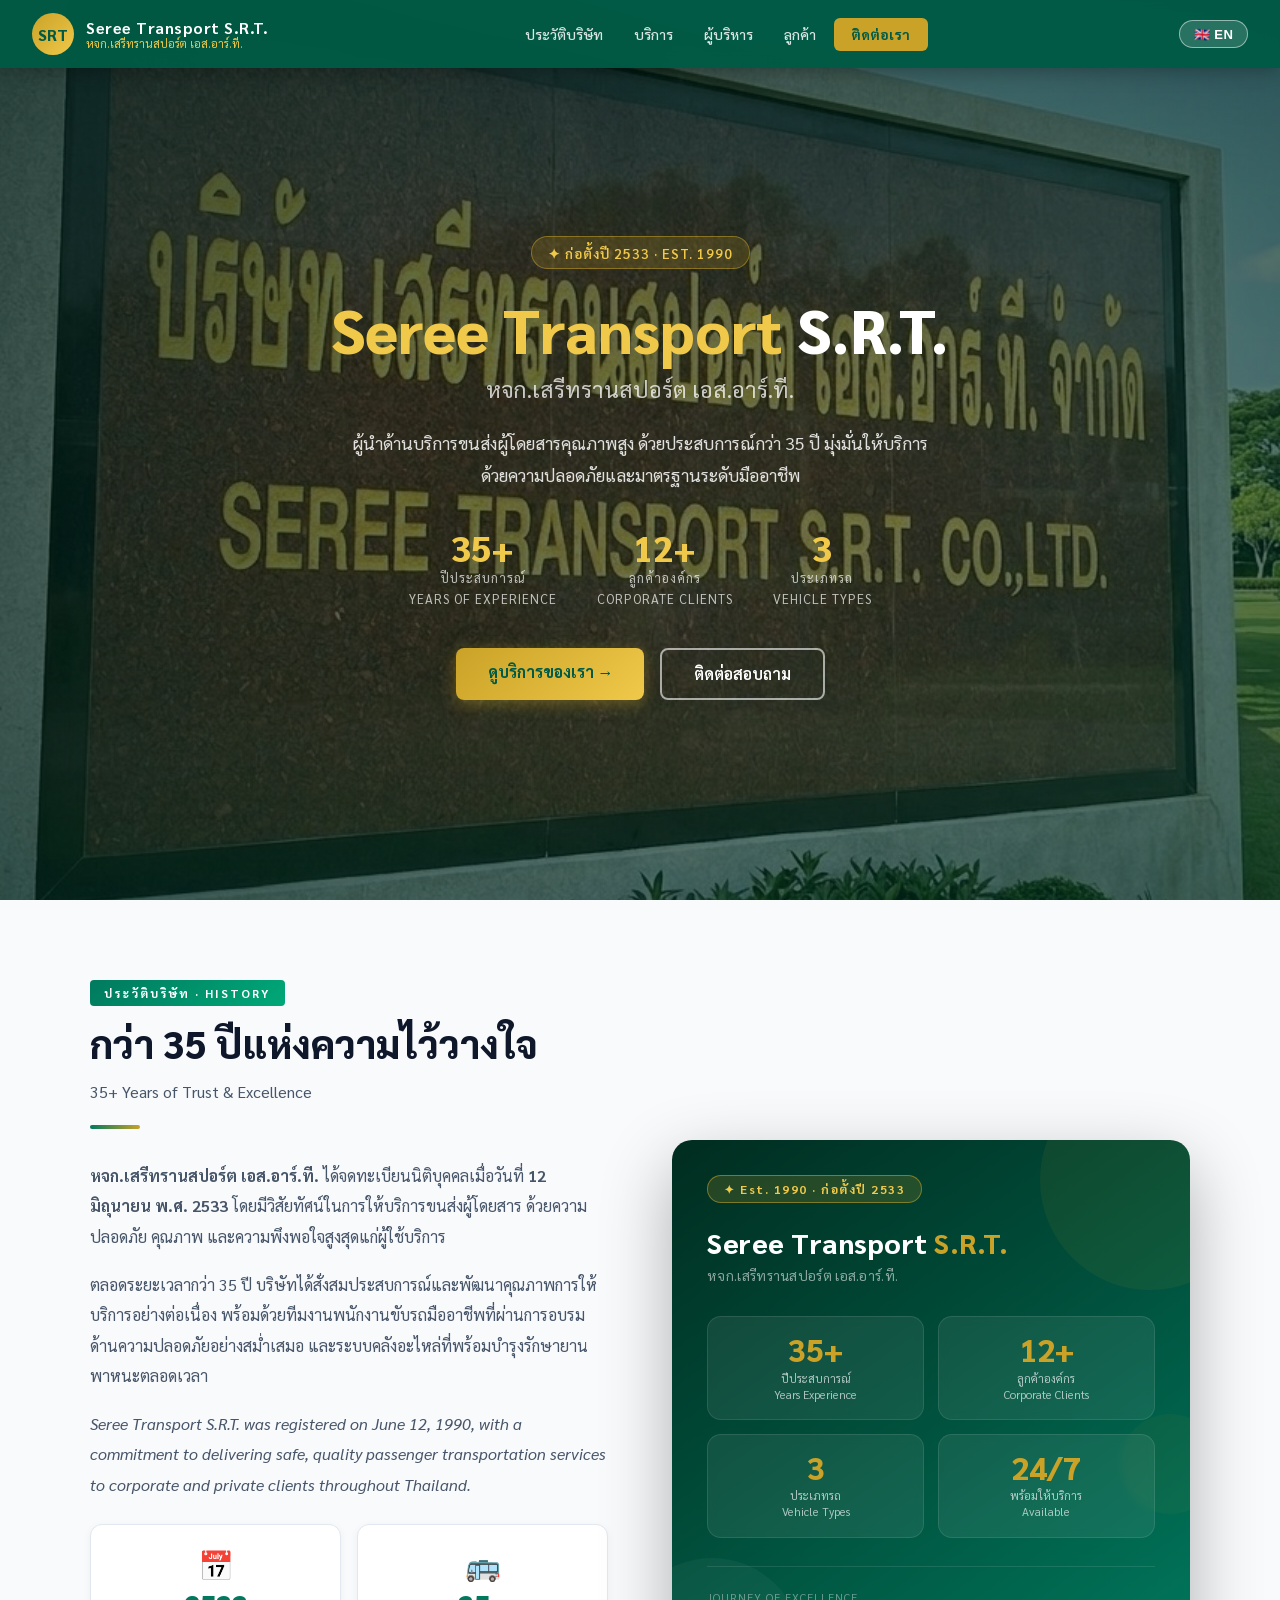
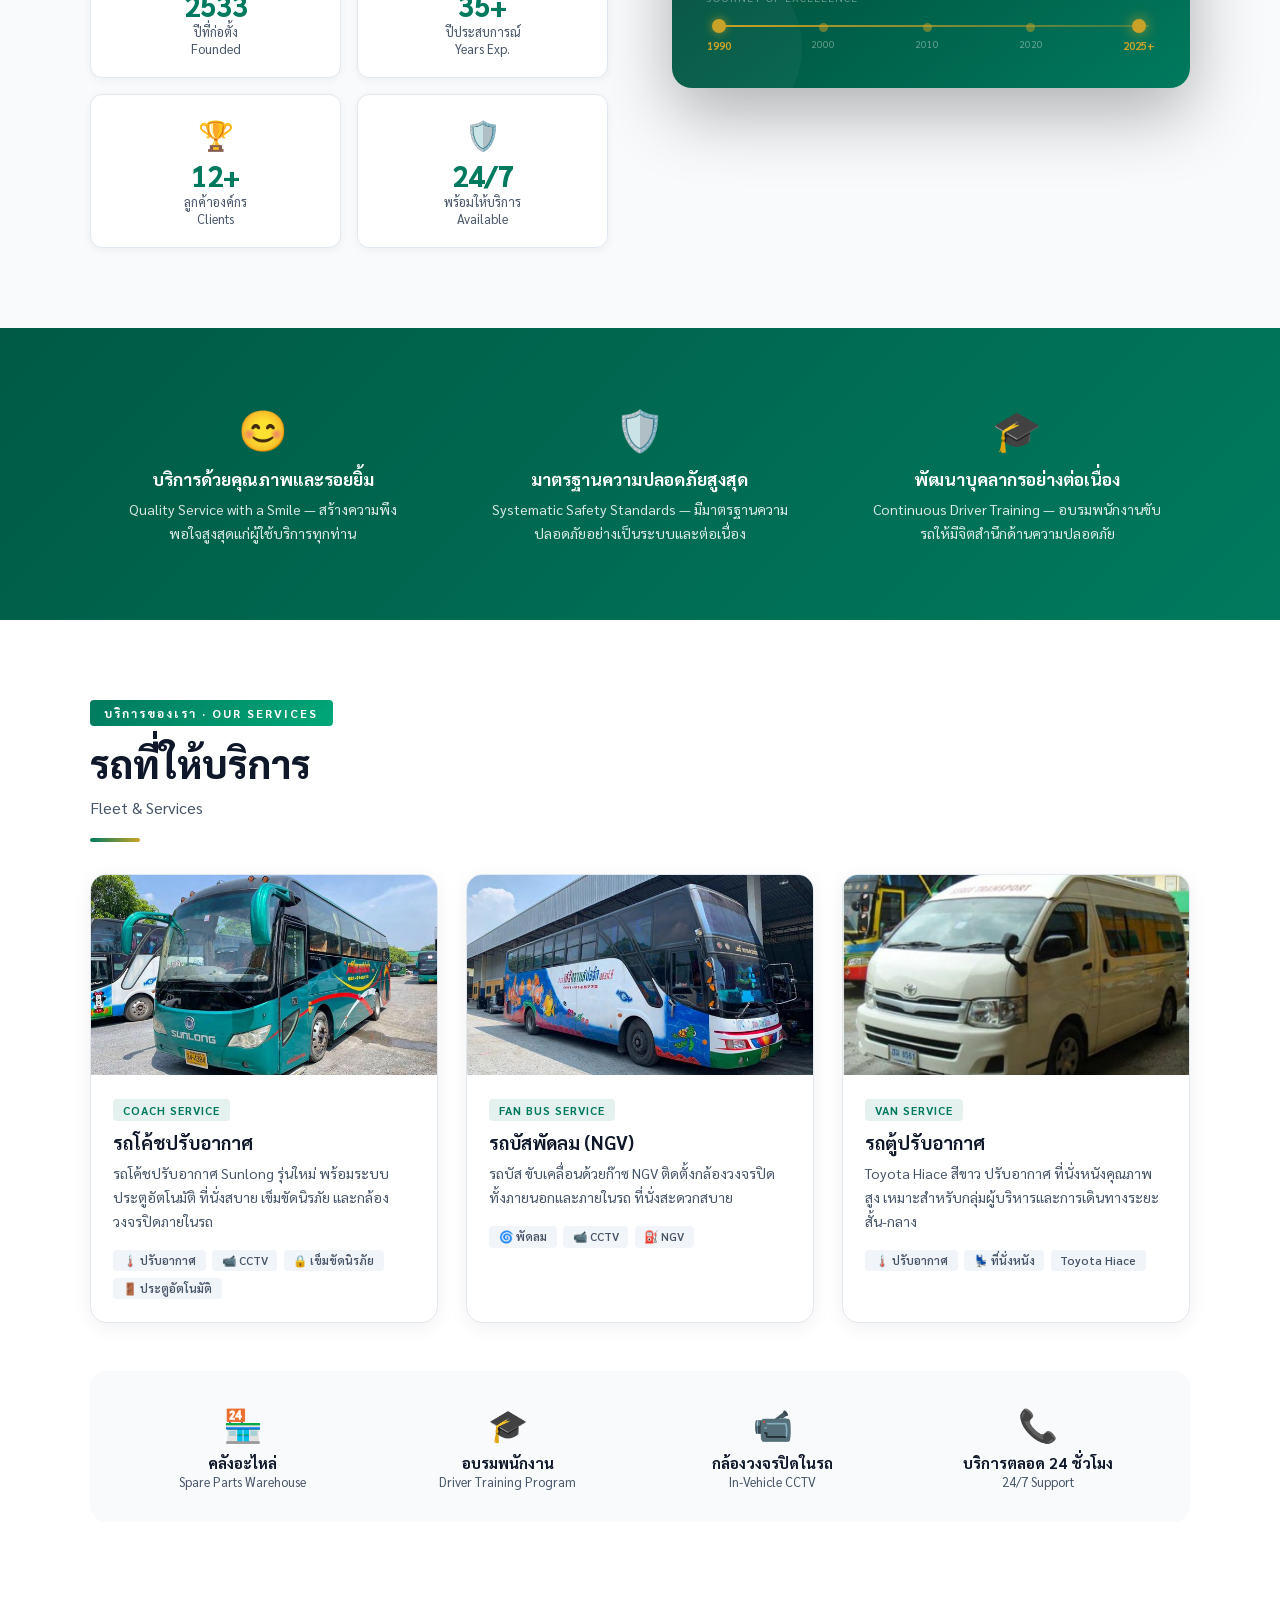
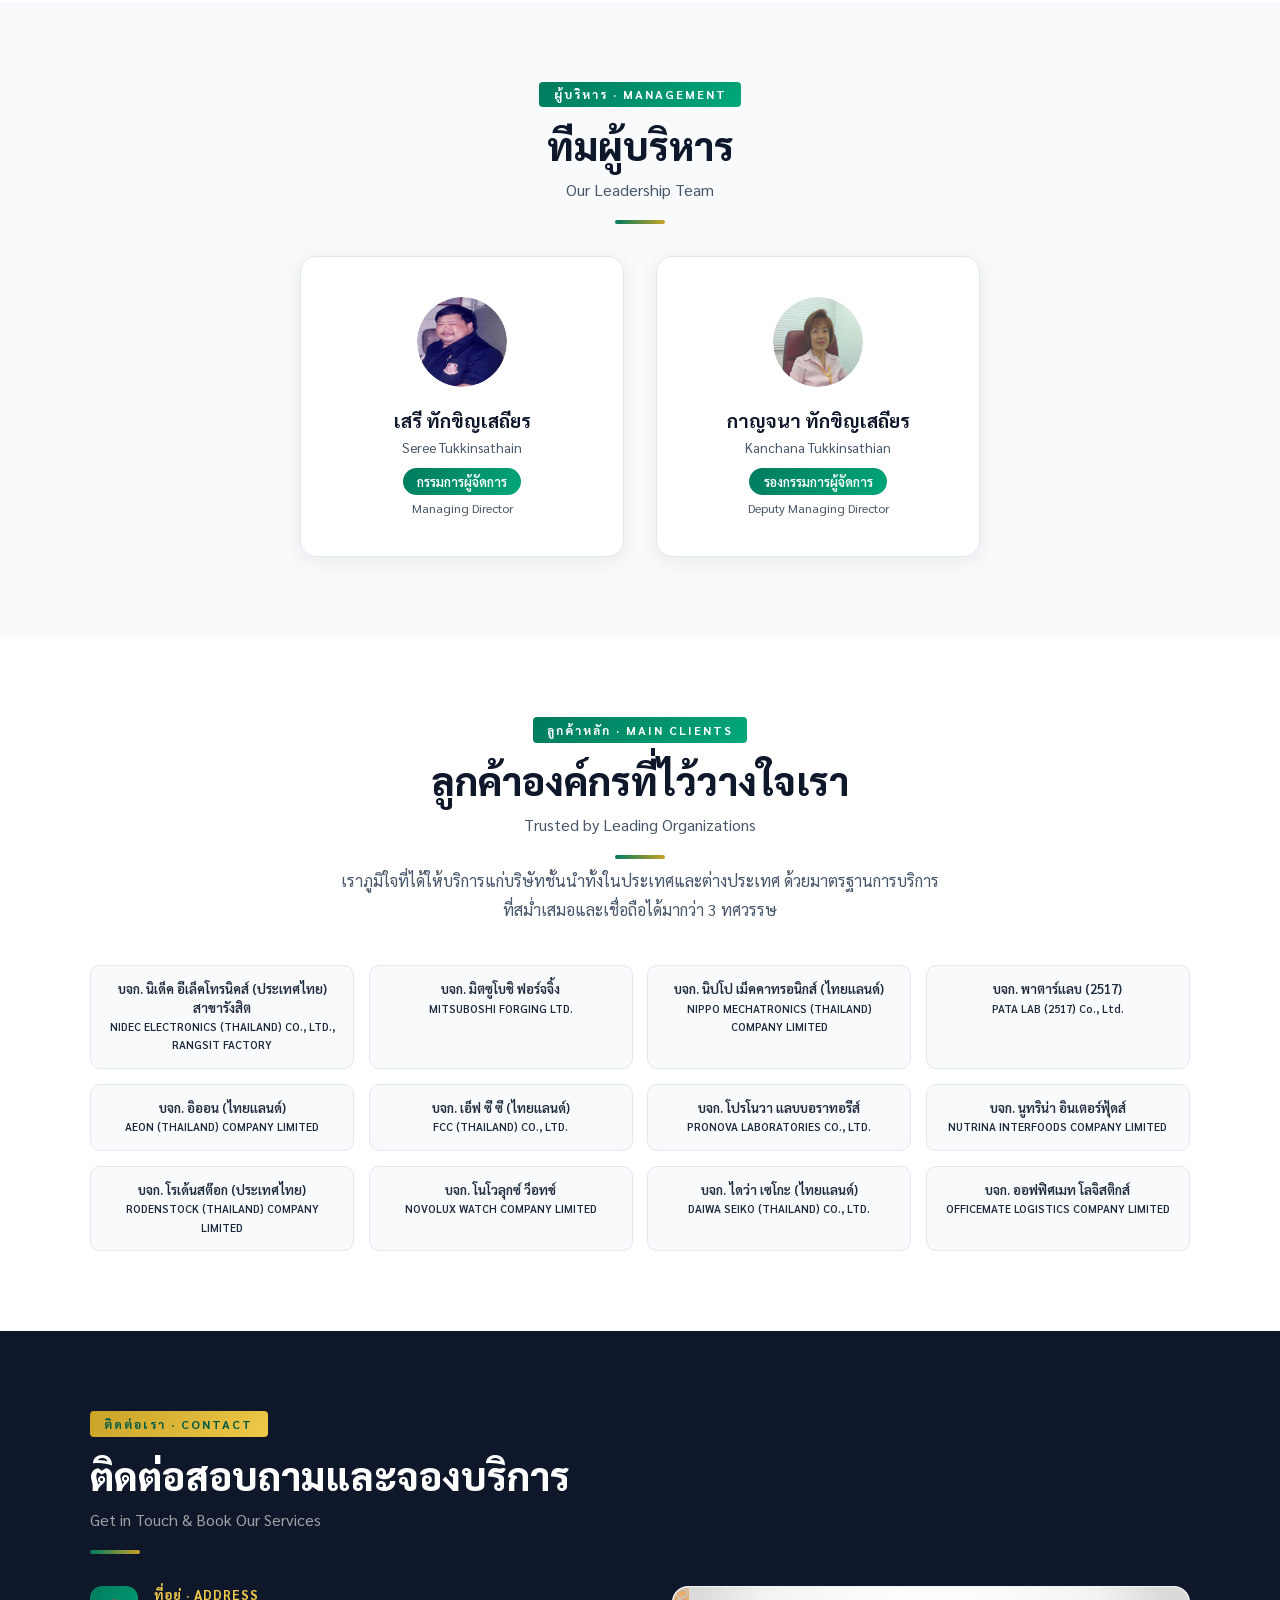
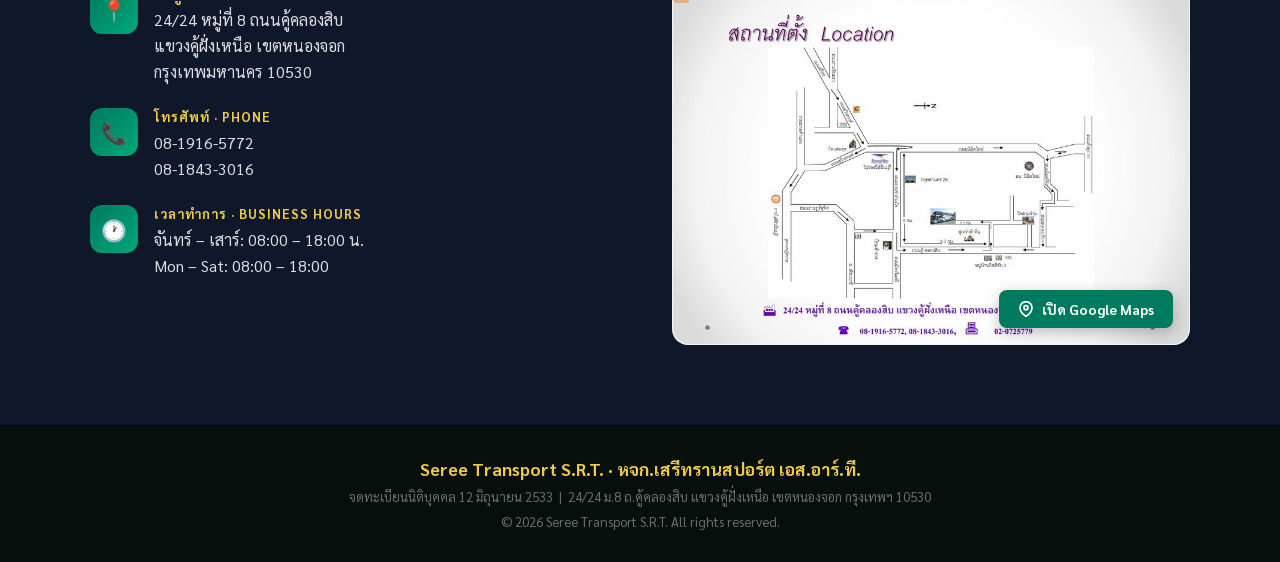
<file: index.html>
<!DOCTYPE html>
<html lang="th">
<head>
  <meta charset="UTF-8" />
  <meta name="viewport" content="width=device-width, initial-scale=1.0" />
  <title>Seree Transport S.R.T. | หจก.เสรีทรานสปอร์ต เอส.อาร์.ที.</title>
  <meta name="description" content="หจก.เสรีทรานสปอร์ต เอส.อาร์.ที. (Seree SRT) บริการรถโดยสารปรับอากาศ รถบัส รถตู้ กว่า 35 ปี โทร. 08-1916-5772">
  <meta name="keywords" content="seree srt, เสรีทรานสปอร์ต, seree transport, รถเช่า, รถโดยสาร, รถบัสปรับอากาศ, รถตู้, จองรถโดยสาร, หนองจอก">
  <meta name="robots" content="index, follow">
  <meta property="og:type" content="website">
  <meta property="og:title" content="Seree Transport S.R.T. | หจก.เสรีทรานสปอร์ต เอส.อาร์.ที.">
  <meta property="og:description" content="บริการรถโดยสารปรับอากาศ รถบัส รถตู้ กว่า 35 ปี รับจองทัวร์ทั่วไทย โทร. 08-1916-5772">
  <meta property="og:image" content="https://sereetransportsrt.com/sign_flowers_preview.jpg">
  <meta property="og:url" content="https://sereetransportsrt.com">
  <link rel="canonical" href="https://sereetransportsrt.com">
  <script type="application/ld+json">
  {
    "@context": "https://schema.org",
    "@type": "LocalBusiness",
    "name": "หจก.เสรีทรานสปอร์ต เอส.อาร์.ที.",
    "alternateName": "Seree Transport S.R.T.",
    "telephone": ["08-1916-5772", "08-1843-3016"],
    "address": {
      "@type": "PostalAddress",
      "streetAddress": "24/24 หมู่ที่ 8 ถนนคู้คลองสิบ แขวงคู้ฝั่งเหนือ เขตหนองจอก",
      "addressLocality": "กรุงเทพมหานคร",
      "postalCode": "10530",
      "addressCountry": "TH"
    },
    "foundingDate": "1990",
    "description": "บริการรถโดยสารปรับอากาศ รถบัส รถตู้ กว่า 35 ปี"
  }
  </script>
  <link href="https://fonts.googleapis.com/css2?family=Sarabun:wght@300;400;600;700;800&family=Inter:wght@300;400;600;700;800&display=swap" rel="stylesheet" />
  <link rel="stylesheet" href="styles.css">
</head>
<body>

<!-- ═══════════════════ NAVBAR ═══════════════════ -->
<nav>
  <a class="nav-brand" href="#home">
    <div class="nav-logo-circle">SRT</div>
    <div class="nav-title">
      <span>Seree Transport S.R.T.</span>
      <span>หจก.เสรีทรานสปอร์ต เอส.อาร์.ที.</span>
    </div>
  </a>
  <ul class="nav-links">
    <li><a href="#about" data-i18n="nav_about">ประวัติบริษัท</a></li>
    <li><a href="#services" data-i18n="nav_services">บริการ</a></li>
    <li><a href="#management" data-i18n="nav_mgmt">ผู้บริหาร</a></li>
    <li><a href="#customers" data-i18n="nav_customers">ลูกค้า</a></li>
    <li><a href="#contact" class="nav-cta" data-i18n="nav_contact"><span data-i18n="label_contact">ติดต่อเรา</span></a></li>
  </ul>
  <button id="lang-toggle" onclick="toggleLang()" style="
    background:rgba(255,255,255,0.15);
    border:1.5px solid rgba(255,255,255,0.5);
    color:white;
    font-weight:700;
    font-size:0.82rem;
    padding:0.35rem 0.85rem;
    border-radius:20px;
    cursor:pointer;
    letter-spacing:0.5px;
    transition:all 0.2s;
    margin-left:0.5rem;
    white-space:nowrap;
  " onmouseover="this.style.background='rgba(255,255,255,0.25)'" onmouseout="this.style.background='rgba(255,255,255,0.15)'">
    🇬🇧 EN
  </button>
</nav>

<!-- ═══════════════════ HERO ═══════════════════ -->
<section id="home" class="hero">
  <div class="hero-content">
    <div class="hero-badge"><span data-i18n="hero_badge">✦ ก่อตั้งปี 2533 · Est. 1990</span></div>
    <h1>
      <span class="highlight">Seree Transport</span> S.R.T.
    </h1>
    <h2>หจก.เสรีทรานสปอร์ต เอส.อาร์.ที.</h2>
    <p class="hero-desc" data-i18n="hero_desc">
      ผู้นำด้านบริการขนส่งผู้โดยสารคุณภาพสูง ด้วยประสบการณ์กว่า 35 ปี
      มุ่งมั่นให้บริการด้วยความปลอดภัยและมาตรฐานระดับมืออาชีพ
    </p>
    <div class="hero-stats">
      <div class="stat">
        <span class="stat-num">35+</span>
        <span class="stat-label" data-i18n="stat_exp">ปีประสบการณ์<br>Years of Experience</span>
      </div>
      <div class="stat">
        <span class="stat-num">12+</span>
        <span class="stat-label" data-i18n="stat_clients">ลูกค้าองค์กร<br>Corporate Clients</span>
      </div>
      <div class="stat">
        <span class="stat-num">3</span>
        <span class="stat-label" data-i18n="stat_vehicles">ประเภทรถ<br>Vehicle Types</span>
      </div>
    </div>
    <div class="hero-buttons">
      <a href="#services" class="btn-primary" data-i18n="btn_services">ดูบริการของเรา →</a>
      <a href="#contact" class="btn-outline" data-i18n="btn_contact">ติดต่อสอบถาม</a>
    </div>
  </div>
</section>

<!-- ═══════════════════ ABOUT ═══════════════════ -->
<section id="about">
  <div class="container">
    <div class="about-grid">
      <div class="about-text">
        <span class="section-label"><span data-i18n="label_about">ประวัติบริษัท · History</span></span>
        <h2 class="section-title"><span data-i18n="title_about">กว่า 35 ปีแห่งความไว้วางใจ</span></h2>
        <p class="section-title-en"><span data-i18n="sub_about">35+ Years of Trust &amp; Excellence</span></p>
        <div class="section-line"></div>
        <p>
          <strong>หจก.เสรีทรานสปอร์ต เอส.อาร์.ที.</strong> ได้จดทะเบียนนิติบุคคลเมื่อวันที่
          <strong>12 มิถุนายน พ.ศ. 2533</strong> โดยมีวิสัยทัศน์ในการให้บริการขนส่งผู้โดยสาร
          ด้วยความปลอดภัย คุณภาพ และความพึงพอใจสูงสุดแก่ผู้ใช้บริการ
        </p>
        <p>
          ตลอดระยะเวลากว่า 35 ปี บริษัทได้สั่งสมประสบการณ์และพัฒนาคุณภาพการให้บริการอย่างต่อเนื่อง
          พร้อมด้วยทีมงานพนักงานขับรถมืออาชีพที่ผ่านการอบรมด้านความปลอดภัยอย่างสม่ำเสมอ
          และระบบคลังอะไหล่ที่พร้อมบำรุงรักษายานพาหนะตลอดเวลา
        </p>
        <p>
          <em>Seree Transport S.R.T. was registered on June 12, 1990, with a commitment
          to delivering safe, quality passenger transportation services to corporate and private clients throughout Thailand.</em>
        </p>

        <div class="about-highlights">
          <div class="highlight-card">
            <div class="icon">📅</div>
            <div class="num">2533</div>
            <div class="label">ปีที่ก่อตั้ง<br>Founded</div>
          </div>
          <div class="highlight-card">
            <div class="icon">🚌</div>
            <div class="num">35+</div>
            <div class="label">ปีประสบการณ์<br>Years Exp.</div>
          </div>
          <div class="highlight-card">
            <div class="icon">🏆</div>
            <div class="num">12+</div>
            <div class="label">ลูกค้าองค์กร<br>Clients</div>
          </div>
          <div class="highlight-card">
            <div class="icon">🛡️</div>
            <div class="num">24/7</div>
            <div class="label">พร้อมให้บริการ<br>Available</div>
          </div>
        </div>
      </div>

      <div class="about-visual">
        <div style="position:relative;width:100%;border-radius:20px;overflow:hidden;background:linear-gradient(145deg,#002d20 0%,#004d3a 45%,#007a5e 100%);padding:2.2rem;box-shadow:0 25px 70px rgba(0,0,0,0.3);">
          <!-- Decorative background circles -->
          <div style="position:absolute;top:-70px;right:-70px;width:220px;height:220px;border-radius:50%;background:rgba(201,162,39,0.07);pointer-events:none;"></div>
          <div style="position:absolute;bottom:-50px;left:-50px;width:180px;height:180px;border-radius:50%;background:rgba(255,255,255,0.04);pointer-events:none;"></div>
          <div style="position:absolute;top:50%;right:-30px;width:100px;height:100px;border-radius:50%;background:rgba(201,162,39,0.05);pointer-events:none;"></div>

          <!-- Est. badge -->
          <div style="display:inline-block;background:rgba(201,162,39,0.18);border:1px solid rgba(201,162,39,0.55);color:#f0c94a;padding:0.3rem 1rem;border-radius:20px;font-size:0.78rem;font-weight:700;letter-spacing:1.5px;margin-bottom:1.4rem;">
            ✦ Est. 1990 · ก่อตั้งปี 2533
          </div>

          <!-- Company name -->
          <div style="color:white;font-size:1.75rem;font-weight:800;letter-spacing:0.5px;line-height:1.25;margin-bottom:0.4rem;">
            Seree Transport <span style="color:#c9a227;">S.R.T.</span>
          </div>
          <div style="color:rgba(255,255,255,0.55);font-size:0.85rem;margin-bottom:2rem;letter-spacing:0.3px;">
            หจก.เสรีทรานสปอร์ต เอส.อาร์.ที.
          </div>

          <!-- Stats 2x2 grid -->
          <div style="display:grid;grid-template-columns:1fr 1fr;gap:0.85rem;margin-bottom:1.8rem;">
            <div style="background:rgba(255,255,255,0.07);border-radius:14px;padding:1rem 0.8rem;text-align:center;border:1px solid rgba(255,255,255,0.1);backdrop-filter:blur(4px);">
              <div style="color:#c9a227;font-size:2rem;font-weight:800;line-height:1;">35+</div>
              <div style="color:rgba(255,255,255,0.65);font-size:0.72rem;margin-top:0.35rem;line-height:1.4;">ปีประสบการณ์<br>Years Experience</div>
            </div>
            <div style="background:rgba(255,255,255,0.07);border-radius:14px;padding:1rem 0.8rem;text-align:center;border:1px solid rgba(255,255,255,0.1);backdrop-filter:blur(4px);">
              <div style="color:#c9a227;font-size:2rem;font-weight:800;line-height:1;">12+</div>
              <div style="color:rgba(255,255,255,0.65);font-size:0.72rem;margin-top:0.35rem;line-height:1.4;">ลูกค้าองค์กร<br>Corporate Clients</div>
            </div>
            <div style="background:rgba(255,255,255,0.07);border-radius:14px;padding:1rem 0.8rem;text-align:center;border:1px solid rgba(255,255,255,0.1);backdrop-filter:blur(4px);">
              <div style="color:#c9a227;font-size:2rem;font-weight:800;line-height:1;">3</div>
              <div style="color:rgba(255,255,255,0.65);font-size:0.72rem;margin-top:0.35rem;line-height:1.4;">ประเภทรถ<br>Vehicle Types</div>
            </div>
            <div style="background:rgba(255,255,255,0.07);border-radius:14px;padding:1rem 0.8rem;text-align:center;border:1px solid rgba(255,255,255,0.1);backdrop-filter:blur(4px);">
              <div style="color:#c9a227;font-size:2rem;font-weight:800;line-height:1;">24/7</div>
              <div style="color:rgba(255,255,255,0.65);font-size:0.72rem;margin-top:0.35rem;line-height:1.4;">พร้อมให้บริการ<br>Available</div>
            </div>
          </div>

          <!-- Timeline -->
          <div style="padding-top:1.4rem;border-top:1px solid rgba(255,255,255,0.1);">
            <div style="color:rgba(255,255,255,0.4);font-size:0.7rem;letter-spacing:1px;text-transform:uppercase;margin-bottom:0.9rem;">Journey of Excellence</div>
            <div style="display:flex;align-items:center;justify-content:space-between;position:relative;">
              <div style="position:absolute;top:6px;left:6px;right:6px;height:2px;background:linear-gradient(to right,#c9a227,rgba(201,162,39,0.3));z-index:0;border-radius:2px;"></div>
              <div style="z-index:1;text-align:center;">
                <div style="width:14px;height:14px;background:#c9a227;border-radius:50%;margin:0 auto 5px;box-shadow:0 0 10px rgba(201,162,39,0.7);"></div>
                <div style="color:#c9a227;font-size:0.68rem;font-weight:700;">1990</div>
              </div>
              <div style="z-index:1;text-align:center;">
                <div style="width:9px;height:9px;background:rgba(201,162,39,0.5);border-radius:50%;margin:0 auto 5px;"></div>
                <div style="color:rgba(255,255,255,0.4);font-size:0.63rem;">2000</div>
              </div>
              <div style="z-index:1;text-align:center;">
                <div style="width:9px;height:9px;background:rgba(201,162,39,0.5);border-radius:50%;margin:0 auto 5px;"></div>
                <div style="color:rgba(255,255,255,0.4);font-size:0.63rem;">2010</div>
              </div>
              <div style="z-index:1;text-align:center;">
                <div style="width:9px;height:9px;background:rgba(201,162,39,0.5);border-radius:50%;margin:0 auto 5px;"></div>
                <div style="color:rgba(255,255,255,0.4);font-size:0.63rem;">2020</div>
              </div>
              <div style="z-index:1;text-align:center;">
                <div style="width:14px;height:14px;background:#c9a227;border-radius:50%;margin:0 auto 5px;box-shadow:0 0 14px rgba(201,162,39,0.9);"></div>
                <div style="color:#c9a227;font-size:0.68rem;font-weight:700;">2025+</div>
              </div>
            </div>
          </div>
        </div>
      </div>
    </div>
  </div>
</section>

<!-- ═══════════════════ POLICY STRIP ═══════════════════ -->
<div class="policy-strip">
  <div class="policy-grid">
    <div class="policy-item">
      <div class="policy-icon">😊</div>
      <h3>บริการด้วยคุณภาพและรอยยิ้ม</h3>
      <p>Quality Service with a Smile — สร้างความพึงพอใจสูงสุดแก่ผู้ใช้บริการทุกท่าน</p>
    </div>
    <div class="policy-item">
      <div class="policy-icon">🛡️</div>
      <h3>มาตรฐานความปลอดภัยสูงสุด</h3>
      <p>Systematic Safety Standards — มีมาตรฐานความปลอดภัยอย่างเป็นระบบและต่อเนื่อง</p>
    </div>
    <div class="policy-item">
      <div class="policy-icon">🎓</div>
      <h3>พัฒนาบุคลากรอย่างต่อเนื่อง</h3>
      <p>Continuous Driver Training — อบรมพนักงานขับรถให้มีจิตสำนึกด้านความปลอดภัย</p>
    </div>
  </div>
</div>

<!-- ═══════════════════ SERVICES / FLEET ═══════════════════ -->
<section id="services">
  <div class="container">
    <span class="section-label"><span data-i18n="label_services">บริการของเรา · Our Services</span></span>
    <h2 class="section-title"><span data-i18n="title_services">รถที่ให้บริการ</span></h2>
    <p class="section-title-en"><span data-i18n="sub_services">Fleet &amp; Services</span></p>
    <div class="section-line"></div>

    <div class="fleet-grid">

      <!-- Card 1: Air-con Coach -->
      <div class="fleet-card">
        <div class="fleet-card-img"><img src="images/bus-aircon.jpg" alt="รถโค้ชปรับอากาศ Sunlong" /></div>
        <div class="fleet-card-body">
          <span class="fleet-tag">Coach Service</span>
          <h3 data-i18n="fleet1_title">รถโค้ชปรับอากาศ</h3>
          <p>
            รถโค้ชปรับอากาศ Sunlong รุ่นใหม่ พร้อมระบบประตูอัตโนมัติ
            ที่นั่งสบาย เข็มขัดนิรภัย และกล้องวงจรปิดภายในรถ
          </p>
          <div class="fleet-features">
            <span class="feature-tag">🌡️ ปรับอากาศ</span>
            <span class="feature-tag">📹 CCTV</span>
            <span class="feature-tag">🔒 เข็มขัดนิรภัย</span>
            <span class="feature-tag">🚪 ประตูอัตโนมัติ</span>
          </div>
        </div>
      </div>

      <!-- Card 2: Fan Bus / Double Deck -->
      <div class="fleet-card">
        <div class="fleet-card-img"><img src="images/bus-fan.jpg" alt="รถโค้ชพัดลม NGV" /></div>
        <div class="fleet-card-body">
          <span class="fleet-tag">Fan Bus Service</span>
          <h3 data-i18n="fleet2_title">รถบัสพัดลม (NGV)</h3>
          <p>
            รถบัส ขับเคลื่อนด้วยก๊าซ NGV
            ติดตั้งกล้องวงจรปิดทั้งภายนอกและภายในรถ ที่นั่งสะดวกสบาย
          </p>
          <div class="fleet-features">
            <span class="feature-tag">🌀 พัดลม</span>
            <span class="feature-tag">📹 CCTV</span>
            <span class="feature-tag">⛽ NGV</span>

          </div>
        </div>
      </div>

      <!-- Card 3: Van -->
      <div class="fleet-card">
        <div class="fleet-card-img"><img src="images/van.jpg" alt="รถแวน Toyota Hiace" /></div>
        <div class="fleet-card-body">
          <span class="fleet-tag">Van Service</span>
          <h3 data-i18n="fleet3_title">รถตู้ปรับอากาศ</h3>
          <p>
            Toyota Hiace สีขาว ปรับอากาศ ที่นั่งหนังคุณภาพสูง
            เหมาะสำหรับกลุ่มผู้บริหารและการเดินทางระยะสั้น-กลาง
          </p>
          <div class="fleet-features">
            <span class="feature-tag">🌡️ ปรับอากาศ</span>
            <span class="feature-tag">💺 ที่นั่งหนัง</span>
            <span class="feature-tag">Toyota Hiace</span>
          </div>
        </div>
      </div>

    </div>

    <!-- Extra features strip -->
    <div style="margin-top:3rem;background:var(--gray-50);border-radius:16px;padding:2rem;display:grid;grid-template-columns:repeat(4,1fr);gap:1.5rem;text-align:center;">
      <div>
        <div style="font-size:2rem;margin-bottom:0.5rem;">🏪</div>
        <div style="font-weight:700;color:var(--gray-900);font-size:0.95rem;">คลังอะไหล่</div>
        <div style="font-size:0.8rem;color:var(--gray-600);">Spare Parts Warehouse</div>
      </div>
      <div>
        <div style="font-size:2rem;margin-bottom:0.5rem;">🎓</div>
        <div style="font-weight:700;color:var(--gray-900);font-size:0.95rem;">อบรมพนักงาน</div>
        <div style="font-size:0.8rem;color:var(--gray-600);">Driver Training Program</div>
      </div>
      <div>
        <div style="font-size:2rem;margin-bottom:0.5rem;">📹</div>
        <div style="font-weight:700;color:var(--gray-900);font-size:0.95rem;">กล้องวงจรปิดในรถ</div>
        <div style="font-size:0.8rem;color:var(--gray-600);">In-Vehicle CCTV</div>
      </div>
      <div>
        <div style="font-size:2rem;margin-bottom:0.5rem;">📞</div>
        <div style="font-weight:700;color:var(--gray-900);font-size:0.95rem;">บริการตลอด 24 ชั่วโมง</div>
        <div style="font-size:0.8rem;color:var(--gray-600);">24/7 Support</div>
      </div>
    </div>
  </div>
</section>

<!-- ═══════════════════ MANAGEMENT ═══════════════════ -->
<section id="management">
  <div class="container" style="text-align:center;">
    <span class="section-label"><span data-i18n="label_mgmt">ผู้บริหาร · Management</span></span>
    <h2 class="section-title"><span data-i18n="title_mgmt">ทีมผู้บริหาร</span></h2>
    <p class="section-title-en"><span data-i18n="sub_mgmt">Our Leadership Team</span></p>
    <div class="section-line" style="margin:0 auto 2rem;"></div>

    <div class="mgmt-grid">
      <div class="mgmt-card">
        <div class="mgmt-avatar" style="background:none;box-shadow:none;overflow:hidden;padding:0;"><img src="images/seree.jpg" alt="เสรี ทักขิญเสถียร" style="width:100%;height:100%;object-fit:cover;border-radius:50%;" /></div>
        <h3>เสรี ทักขิญเสถียร</h3>
        <p style="font-size:0.85rem;color:var(--gray-600);margin-bottom:0.75rem;">Seree Tukkinsathain</p>
        <span class="mgmt-position" data-i18n="pos_md">กรรมการผู้จัดการ</span>
        <p class="mgmt-position-en">Managing Director</p>
      </div>

      <div class="mgmt-card">
        <div class="mgmt-avatar" style="background:none;box-shadow:none;overflow:hidden;padding:0;"><img src="images/kanchana.jpg" alt="กาญจนา ทักขิญเสถียร" style="width:100%;height:100%;object-fit:cover;border-radius:50%;" /></div>
        <h3>กาญจนา ทักขิญเสถียร</h3>
        <p style="font-size:0.85rem;color:var(--gray-600);margin-bottom:0.75rem;">Kanchana Tukkinsathian</p>
        <span class="mgmt-position" data-i18n="pos_dmd">รองกรรมการผู้จัดการ</span>
        <p class="mgmt-position-en">Deputy Managing Director</p>
      </div>
    </div>
  </div>
</section>

<!-- ═══════════════════ CUSTOMERS ═══════════════════ -->
<section id="customers">
  <div class="container" style="text-align:center;">
    <span class="section-label"><span data-i18n="label_customers">ลูกค้าหลัก · Main Clients</span></span>
    <h2 class="section-title"><span data-i18n="title_customers">ลูกค้าองค์กรที่ไว้วางใจเรา</span></h2>
    <p class="section-title-en"><span data-i18n="sub_customers">Trusted by Leading Organizations</span></p>
    <div class="section-line" style="margin:0 auto 0.5rem;"></div>

    <p class="customers-intro">
      เราภูมิใจที่ได้ให้บริการแก่บริษัทชั้นนำทั้งในประเทศและต่างประเทศ
      ด้วยมาตรฐานการบริการที่สม่ำเสมอและเชื่อถือได้มากว่า 3 ทศวรรษ
    </p>

    <div class="customers-grid">
      <div class="customer-chip">บจก. นิเด็ค อีเล็คโทรนิคส์ (ประเทศไทย) สาขารังสิต<br><small>NIDEC ELECTRONICS (THAILAND) CO., LTD., RANGSIT FACTORY</small></div>
      <div class="customer-chip">บจก. มิตซูโบชิ ฟอร์จจิ้ง<br><small>MITSUBOSHI FORGING LTD.</small></div>
      <div class="customer-chip">บจก. นิปโป เม็คคาทรอนิกส์ (ไทยแลนด์)<br><small>NIPPO MECHATRONICS (THAILAND) COMPANY LIMITED</small></div>
      <div class="customer-chip">บจก. พาตาร์แลบ (2517)<br><small>PATA LAB (2517) Co., Ltd.</small></div>
      <div class="customer-chip">บจก. อิออน (ไทยแลนด์)<br><small>AEON (THAILAND) COMPANY LIMITED</small></div>
      <div class="customer-chip">บจก. เอ็ฟ ซี ซี (ไทยแลนด์)<br><small>FCC (THAILAND) CO., LTD.</small></div>
      <div class="customer-chip">บจก. โปรโนวา แลบบอราทอรีส์<br><small>PRONOVA LABORATORIES CO., LTD.</small></div>
      <div class="customer-chip">บจก. นูทริน่า อินเตอร์ฟุ้ดส์<br><small>NUTRINA INTERFOODS COMPANY LIMITED</small></div>
      <div class="customer-chip">บจก. โรเด้นสต๊อก (ประเทศไทย)<br><small>RODENSTOCK (THAILAND) COMPANY LIMITED</small></div>
      <div class="customer-chip">บจก. โนโวลุกซ์ ว็อทช์<br><small>NOVOLUX WATCH COMPANY LIMITED</small></div>
      <div class="customer-chip">บจก. ไดว่า เซโกะ (ไทยแลนด์)<br><small>DAIWA SEIKO (THAILAND) CO., LTD.</small></div>
      <div class="customer-chip">บจก. ออฟฟิศเมท โลจิสติกส์<br><small>OFFICEMATE LOGISTICS COMPANY LIMITED</small></div>
    </div>
  </div>
</section>

<!-- ═══════════════════ CONTACT ═══════════════════ -->
<section id="contact">
  <div class="container">
    <span class="section-label" style="background:linear-gradient(135deg,var(--gold),var(--gold-light));color:var(--green-dark);">ติดต่อเรา · Contact</span>
    <h2 class="section-title"><span data-i18n="title_contact">ติดต่อสอบถามและจองบริการ</span></h2>
    <p class="section-title-en"><span data-i18n="sub_contact">Get in Touch &amp; Book Our Services</span></p>
    <div class="section-line"></div>

    <div class="contact-grid">
      <div class="contact-info-items">

        <div class="contact-item">
          <div class="contact-icon">📍</div>
          <div class="contact-item-body">
            <h4 data-i18n="ct_addr">ที่อยู่ · Address</h4>
            <p>24/24 หมู่ที่ 8 ถนนคู้คลองสิบ<br>แขวงคู้ฝั่งเหนือ เขตหนองจอก<br>กรุงเทพมหานคร 10530</p>
          </div>
        </div>

        <div class="contact-item">
          <div class="contact-icon">📞</div>
          <div class="contact-item-body">
            <h4 data-i18n="ct_phone">โทรศัพท์ · Phone</h4>
            <a href="tel:0819165772">08-1916-5772</a><br>
            <a href="tel:0818433016">08-1843-3016</a>
          </div>
        </div>

        <div class="contact-item">
          <div class="contact-icon">🕐</div>
          <div class="contact-item-body">
            <h4 data-i18n="ct_hours">เวลาทำการ · Business Hours</h4>
            <p>จันทร์ – เสาร์: 08:00 – 18:00 น.<br>Mon – Sat: 08:00 – 18:00</p>
          </div>
        </div>

      </div>

      <div class="map-placeholder" style="position:relative;background:#f5f5f5;border-radius:16px;overflow:hidden;height:auto;">
        <img src="images/map.jpg" alt="แผนที่สถานที่ตั้ง Seree Transport S.R.T." style="width:100%;display:block;border-radius:16px;" />
        <a href="https://maps.app.goo.gl/V4LT99A45R9BVQt56" target="_blank" rel="noopener"
           style="position:absolute;bottom:16px;right:16px;display:inline-flex;align-items:center;gap:8px;background:#007a5e;color:white;font-weight:700;font-size:0.88rem;padding:0.6rem 1.2rem;border-radius:8px;text-decoration:none;box-shadow:0 4px 14px rgba(0,0,0,0.25);transition:background 0.2s;"
           onmouseover="this.style.background='#005a45'" onmouseout="this.style.background='#007a5e'">
          <svg width="16" height="16" viewBox="0 0 24 24" fill="none" stroke="currentColor" stroke-width="2.5" stroke-linecap="round" stroke-linejoin="round"><path d="M21 10c0 7-9 13-9 13s-9-6-9-13a9 9 0 0 1 18 0z"/><circle cx="12" cy="10" r="3"/></svg>
          เปิด Google Maps
        </a>
      </div>
    </div>
  </div>
</section>

<!-- ═══════════════════ FOOTER ═══════════════════ -->
<footer>
  <div class="footer-logo">Seree Transport S.R.T. · หจก.เสรีทรานสปอร์ต เอส.อาร์.ที.</div>
  <p>จดทะเบียนนิติบุคคล 12 มิถุนายน 2533 &nbsp;|&nbsp; 24/24 ม.8 ถ.คู้คลองสิบ แขวงคู้ฝั่งเหนือ เขตหนองจอก กรุงเทพฯ 10530</p>
  <p style="margin-top:0.5rem;">© 2026 Seree Transport S.R.T. All rights reserved.</p>
</footer>



<script src="script.js"></script>

</body>
</html>
</file>
<file: styles.css>
:root {
      --green: #007a5e;
      --green-dark: #005a45;
      --green-light: #00a878;
      --gold: #c9a227;
      --gold-light: #f0c94a;
      --white: #ffffff;
      --gray-50: #f8fafc;
      --gray-100: #f1f5f9;
      --gray-200: #e2e8f0;
      --gray-600: #475569;
      --gray-800: #1e293b;
      --gray-900: #0f172a;
    }

    * { margin: 0; padding: 0; box-sizing: border-box; }

    html { scroll-behavior: smooth; }

    body {
      font-family: 'Sarabun', 'Inter', sans-serif;
      color: var(--gray-800);
      background: var(--white);
      overflow-x: hidden;
    }

    /* ──────────────────────────────────────────────
       NAVBAR
    ────────────────────────────────────────────── */
    nav {
      position: fixed;
      top: 0; left: 0; right: 0;
      z-index: 1000;
      background: rgba(0, 90, 69, 0.97);
      backdrop-filter: blur(8px);
      display: flex;
      align-items: center;
      justify-content: space-between;
      padding: 0 2rem;
      height: 68px;
      box-shadow: 0 2px 20px rgba(0,0,0,0.3);
    }

    .nav-brand {
      display: flex;
      align-items: center;
      gap: 0.75rem;
      text-decoration: none;
    }

    .nav-logo-circle {
      width: 42px; height: 42px;
      background: linear-gradient(135deg, var(--gold), var(--gold-light));
      border-radius: 50%;
      display: flex; align-items: center; justify-content: center;
      font-weight: 800;
      font-size: 1rem;
      color: var(--green-dark);
      flex-shrink: 0;
    }

    .nav-title {
      display: flex;
      flex-direction: column;
      line-height: 1.2;
    }

    .nav-title span:first-child {
      font-size: 1rem;
      font-weight: 700;
      color: var(--white);
      letter-spacing: 0.5px;
    }

    .nav-title span:last-child {
      font-size: 0.7rem;
      color: var(--gold-light);
      font-weight: 400;
    }

    .nav-links {
      display: flex;
      gap: 0.25rem;
      list-style: none;
    }

    .nav-links a {
      color: rgba(255,255,255,0.85);
      text-decoration: none;
      font-size: 0.88rem;
      font-weight: 500;
      padding: 0.45rem 0.85rem;
      border-radius: 6px;
      transition: all 0.2s;
    }

    .nav-links a:hover {
      background: rgba(255,255,255,0.15);
      color: var(--white);
    }

    .nav-cta {
      background: var(--gold) !important;
      color: var(--green-dark) !important;
      font-weight: 700 !important;
      padding: 0.45rem 1.1rem !important;
    }

    .nav-cta:hover {
      background: var(--gold-light) !important;
    }

    /* ──────────────────────────────────────────────
       HERO
    ────────────────────────────────────────────── */
    .hero {
      min-height: 100vh;
      background:
        linear-gradient(135deg, rgba(0,20,12,0.65) 0%, rgba(0,50,35,0.50) 100%),
        url('images/hero-bg.jpg') center/cover no-repeat;
      display: flex;
      align-items: center;
      justify-content: center;
      text-align: center;
      padding: 100px 1.5rem 4rem;
      position: relative;
      overflow: hidden;
    }

    .hero::before {
      content: '';
      position: absolute;
      inset: 0;
      background: radial-gradient(ellipse at center, transparent 30%, rgba(0,40,30,0.4) 100%);
    }

    .hero-content {
      position: relative;
      z-index: 1;
      max-width: 820px;
    }

    .hero-badge {
      display: inline-flex;
      align-items: center;
      gap: 0.5rem;
      background: rgba(201,162,39,0.2);
      border: 1px solid rgba(201,162,39,0.5);
      color: var(--gold-light);
      font-size: 0.85rem;
      font-weight: 600;
      padding: 0.4rem 1rem;
      border-radius: 50px;
      margin-bottom: 1.5rem;
      letter-spacing: 1px;
      text-transform: uppercase;
    }

    .hero h1 {
      font-size: clamp(2.2rem, 5vw, 3.8rem);
      font-weight: 800;
      color: var(--white);
      line-height: 1.2;
      margin-bottom: 0.5rem;
    }

    .hero h1 .highlight {
      color: var(--gold-light);
    }

    .hero h2 {
      font-size: clamp(1rem, 2.5vw, 1.4rem);
      font-weight: 400;
      color: rgba(255,255,255,0.75);
      margin-bottom: 1.5rem;
    }

    .hero-desc {
      font-size: 1.1rem;
      color: rgba(255,255,255,0.85);
      line-height: 1.8;
      max-width: 600px;
      margin: 0 auto 2.5rem;
    }

    .hero-stats {
      display: flex;
      justify-content: center;
      gap: 2.5rem;
      margin-bottom: 2.5rem;
      flex-wrap: wrap;
    }

    .stat {
      text-align: center;
    }

    .stat-num {
      display: block;
      font-size: 2.2rem;
      font-weight: 800;
      color: var(--gold-light);
      line-height: 1;
    }

    .stat-label {
      font-size: 0.8rem;
      color: rgba(255,255,255,0.7);
      text-transform: uppercase;
      letter-spacing: 1px;
      margin-top: 0.25rem;
    }

    .hero-buttons {
      display: flex;
      gap: 1rem;
      justify-content: center;
      flex-wrap: wrap;
    }

    .btn-primary {
      background: linear-gradient(135deg, var(--gold), var(--gold-light));
      color: var(--green-dark);
      font-weight: 700;
      font-size: 1rem;
      padding: 0.85rem 2rem;
      border-radius: 8px;
      text-decoration: none;
      transition: all 0.3s;
      box-shadow: 0 4px 15px rgba(201,162,39,0.4);
    }

    .btn-primary:hover {
      transform: translateY(-2px);
      box-shadow: 0 6px 25px rgba(201,162,39,0.5);
    }

    .btn-outline {
      background: transparent;
      color: var(--white);
      font-weight: 600;
      font-size: 1rem;
      padding: 0.85rem 2rem;
      border-radius: 8px;
      border: 2px solid rgba(255,255,255,0.6);
      text-decoration: none;
      transition: all 0.3s;
    }

    .btn-outline:hover {
      background: rgba(255,255,255,0.1);
      border-color: var(--white);
    }

    /* ──────────────────────────────────────────────
       SECTION BASE
    ────────────────────────────────────────────── */
    section {
      padding: 80px 1.5rem;
    }

    .container {
      max-width: 1100px;
      margin: 0 auto;
    }

    .section-label {
      display: inline-block;
      background: linear-gradient(135deg, var(--green), var(--green-light));
      color: var(--white);
      font-size: 0.75rem;
      font-weight: 700;
      letter-spacing: 2px;
      text-transform: uppercase;
      padding: 0.3rem 0.9rem;
      border-radius: 4px;
      margin-bottom: 0.85rem;
    }

    .section-title {
      font-size: clamp(1.7rem, 3.5vw, 2.4rem);
      font-weight: 800;
      color: var(--gray-900);
      margin-bottom: 0.5rem;
      line-height: 1.3;
    }

    .section-title-en {
      font-size: 1rem;
      font-weight: 400;
      color: var(--gray-600);
      margin-bottom: 1.25rem;
    }

    .section-line {
      width: 50px;
      height: 4px;
      background: linear-gradient(90deg, var(--green), var(--gold));
      border-radius: 2px;
      margin-bottom: 2rem;
    }

    /* ──────────────────────────────────────────────
       ABOUT / HISTORY
    ────────────────────────────────────────────── */
    #about {
      background: var(--gray-50);
    }

    .about-grid {
      display: grid;
      grid-template-columns: 1fr 1fr;
      gap: 4rem;
      align-items: center;
    }

    .about-text p {
      color: var(--gray-600);
      line-height: 1.9;
      font-size: 1rem;
      margin-bottom: 1.1rem;
    }

    .about-highlights {
      display: grid;
      grid-template-columns: 1fr 1fr;
      gap: 1rem;
      margin-top: 1.5rem;
    }

    .highlight-card {
      background: var(--white);
      border: 1px solid var(--gray-200);
      border-radius: 12px;
      padding: 1.25rem;
      text-align: center;
      box-shadow: 0 2px 8px rgba(0,0,0,0.05);
      transition: transform 0.2s;
    }

    .highlight-card:hover {
      transform: translateY(-3px);
    }

    .highlight-card .icon {
      font-size: 1.8rem;
      margin-bottom: 0.5rem;
    }

    .highlight-card .num {
      font-size: 1.8rem;
      font-weight: 800;
      color: var(--green);
      line-height: 1;
    }

    .highlight-card .label {
      font-size: 0.8rem;
      color: var(--gray-600);
      margin-top: 0.2rem;
    }

    .about-visual {
      position: relative;
    }

    .about-image-main {
      width: 100%;
      border-radius: 16px;
      object-fit: cover;
      height: 400px;
      box-shadow: 0 20px 60px rgba(0,0,0,0.15);
    }

    .about-badge-float {
      position: absolute;
      bottom: -20px;
      left: -20px;
      background: linear-gradient(135deg, var(--green), var(--green-light));
      color: var(--white);
      padding: 1.2rem 1.5rem;
      border-radius: 14px;
      box-shadow: 0 8px 30px rgba(0,90,69,0.4);
      text-align: center;
    }

    .about-badge-float .big {
      font-size: 2.2rem;
      font-weight: 800;
      line-height: 1;
    }

    .about-badge-float .small {
      font-size: 0.78rem;
      opacity: 0.9;
    }

    /* ──────────────────────────────────────────────
       POLICY STRIP
    ────────────────────────────────────────────── */
    .policy-strip {
      background: linear-gradient(135deg, var(--green-dark), var(--green));
      color: var(--white);
      padding: 50px 1.5rem;
    }

    .policy-grid {
      display: grid;
      grid-template-columns: repeat(3, 1fr);
      gap: 2rem;
      max-width: 1100px;
      margin: 0 auto;
    }

    .policy-item {
      text-align: center;
      padding: 1.5rem;
    }

    .policy-item .policy-icon {
      font-size: 2.5rem;
      margin-bottom: 0.75rem;
    }

    .policy-item h3 {
      font-size: 1.1rem;
      font-weight: 700;
      margin-bottom: 0.5rem;
    }

    .policy-item p {
      font-size: 0.88rem;
      opacity: 0.85;
      line-height: 1.7;
    }

    /* ──────────────────────────────────────────────
       SERVICES / FLEET
    ────────────────────────────────────────────── */
    #services {
      background: var(--white);
    }

    .fleet-grid {
      display: grid;
      grid-template-columns: repeat(3, 1fr);
      gap: 1.75rem;
      margin-top: 0.5rem;
    }

    .fleet-card {
      background: var(--white);
      border: 1px solid var(--gray-200);
      border-radius: 16px;
      overflow: hidden;
      box-shadow: 0 4px 20px rgba(0,0,0,0.06);
      transition: all 0.3s;
    }

    .fleet-card:hover {
      transform: translateY(-6px);
      box-shadow: 0 12px 40px rgba(0,90,69,0.15);
      border-color: var(--green-light);
    }

    .fleet-card-img {
      width: 100%;
      height: 200px;
      object-fit: cover;
      background: var(--gray-100);
      display: flex;
      align-items: center;
      justify-content: center;
      font-size: 4rem;
    }

    .fleet-card-img img {
      width: 100%;
      height: 100%;
      object-fit: cover;
    }

    .fleet-card-body {
      padding: 1.4rem;
    }

    .fleet-tag {
      display: inline-block;
      background: rgba(0,122,94,0.1);
      color: var(--green);
      font-size: 0.72rem;
      font-weight: 700;
      letter-spacing: 1px;
      text-transform: uppercase;
      padding: 0.2rem 0.6rem;
      border-radius: 4px;
      margin-bottom: 0.6rem;
    }

    .fleet-card-body h3 {
      font-size: 1.15rem;
      font-weight: 700;
      color: var(--gray-900);
      margin-bottom: 0.5rem;
    }

    .fleet-card-body p {
      font-size: 0.88rem;
      color: var(--gray-600);
      line-height: 1.7;
    }

    .fleet-features {
      display: flex;
      flex-wrap: wrap;
      gap: 0.4rem;
      margin-top: 1rem;
    }

    .feature-tag {
      background: var(--gray-100);
      color: var(--gray-600);
      font-size: 0.72rem;
      font-weight: 600;
      padding: 0.2rem 0.6rem;
      border-radius: 4px;
    }

    /* ──────────────────────────────────────────────
       MANAGEMENT
    ────────────────────────────────────────────── */
    #management {
      background: var(--gray-50);
    }

    .mgmt-grid {
      display: grid;
      grid-template-columns: repeat(2, 1fr);
      gap: 2rem;
      max-width: 680px;
      margin: 0 auto;
    }

    .mgmt-card {
      background: var(--white);
      border-radius: 16px;
      padding: 2.5rem 2rem;
      text-align: center;
      box-shadow: 0 4px 20px rgba(0,0,0,0.07);
      border: 1px solid var(--gray-200);
      transition: all 0.3s;
    }

    .mgmt-card:hover {
      transform: translateY(-4px);
      box-shadow: 0 12px 40px rgba(0,90,69,0.12);
    }

    .mgmt-avatar {
      width: 90px;
      height: 90px;
      border-radius: 50%;
      background: linear-gradient(135deg, var(--green), var(--green-light));
      display: flex;
      align-items: center;
      justify-content: center;
      font-size: 2.2rem;
      margin: 0 auto 1.25rem;
      box-shadow: 0 6px 20px rgba(0,90,69,0.3);
    }

    .mgmt-card h3 {
      font-size: 1.2rem;
      font-weight: 700;
      color: var(--gray-900);
      margin-bottom: 0.4rem;
    }

    .mgmt-position {
      display: inline-block;
      background: linear-gradient(135deg, var(--green), var(--green-light));
      color: var(--white);
      font-size: 0.8rem;
      font-weight: 600;
      padding: 0.3rem 0.9rem;
      border-radius: 50px;
      margin-bottom: 0.35rem;
    }

    .mgmt-position-en {
      font-size: 0.78rem;
      color: var(--gray-600);
    }

    /* ──────────────────────────────────────────────
       CUSTOMERS
    ────────────────────────────────────────────── */
    #customers {
      background: var(--white);
    }

    .customers-intro {
      text-align: center;
      max-width: 600px;
      margin: 0 auto 2.5rem;
      color: var(--gray-600);
      line-height: 1.8;
    }

    .customers-grid {
      display: grid;
      grid-template-columns: repeat(4, 1fr);
      gap: 0.9rem;
    }

    .customer-chip {
      background: var(--gray-50);
      border: 1px solid var(--gray-200);
      border-radius: 10px;
      padding: 0.9rem 1rem;
      font-size: 0.82rem;
      font-weight: 600;
      color: var(--gray-800);
      text-align: center;
      transition: all 0.2s;
      line-height: 1.4;
    }

    .customer-chip:hover {
      background: rgba(0,122,94,0.08);
      border-color: var(--green-light);
      color: var(--green-dark);
    }

    /* ──────────────────────────────────────────────
       CONTACT
    ────────────────────────────────────────────── */
    #contact {
      background: var(--gray-900);
      color: var(--white);
    }

    #contact .section-title {
      color: var(--white);
    }

    #contact .section-title-en {
      color: rgba(255,255,255,0.6);
    }

    .contact-grid {
      display: grid;
      grid-template-columns: 1fr 1fr;
      gap: 4rem;
      align-items: start;
    }

    .contact-info-items {
      display: flex;
      flex-direction: column;
      gap: 1.5rem;
    }

    .contact-item {
      display: flex;
      gap: 1rem;
      align-items: flex-start;
    }

    .contact-icon {
      width: 48px;
      height: 48px;
      background: linear-gradient(135deg, var(--green), var(--green-light));
      border-radius: 12px;
      display: flex;
      align-items: center;
      justify-content: center;
      font-size: 1.3rem;
      flex-shrink: 0;
    }

    .contact-item-body h4 {
      font-size: 0.82rem;
      font-weight: 700;
      text-transform: uppercase;
      letter-spacing: 1px;
      color: var(--gold-light);
      margin-bottom: 0.3rem;
    }

    .contact-item-body p, .contact-item-body a {
      font-size: 1rem;
      color: rgba(255,255,255,0.85);
      line-height: 1.6;
      text-decoration: none;
    }

    .contact-item-body a:hover {
      color: var(--gold-light);
    }

    .map-placeholder {
      background: rgba(255,255,255,0.05);
      border: 1px solid rgba(255,255,255,0.1);
      border-radius: 16px;
      overflow: hidden;
      height: 380px;
    }

    .map-placeholder iframe {
      width: 100%;
      height: 100%;
      border: none;
      filter: grayscale(30%) invert(90%) hue-rotate(170deg);
    }

    /* ──────────────────────────────────────────────
       FOOTER
    ────────────────────────────────────────────── */
    footer {
      background: #060f0b;
      padding: 2rem 1.5rem;
      text-align: center;
    }

    footer .footer-logo {
      font-size: 1.1rem;
      font-weight: 700;
      color: var(--gold-light);
      margin-bottom: 0.5rem;
    }

    footer p {
      color: rgba(255,255,255,0.4);
      font-size: 0.82rem;
    }

    /* ──────────────────────────────────────────────
       RESPONSIVE
    ────────────────────────────────────────────── */
    @media (max-width: 900px) {
      .nav-links { display: none; }

      .about-grid {
        grid-template-columns: 1fr;
        gap: 2rem;
      }

      .about-visual { order: -1; }

      .about-badge-float {
        left: 10px; bottom: 10px;
      }

      .policy-grid { grid-template-columns: 1fr; gap: 0; }

      .fleet-grid { grid-template-columns: 1fr 1fr; }

      .mgmt-grid { grid-template-columns: 1fr 1fr; max-width: 100%; }

      .customers-grid { grid-template-columns: repeat(2, 1fr); }

      .contact-grid { grid-template-columns: 1fr; gap: 2.5rem; }
    }

    @media (max-width: 560px) {
      .fleet-grid { grid-template-columns: 1fr; }
      .hero-stats { gap: 1.5rem; }
      .about-highlights { grid-template-columns: 1fr 1fr; }
      .customers-grid { grid-template-columns: 1fr 1fr; }
    }
</file>
